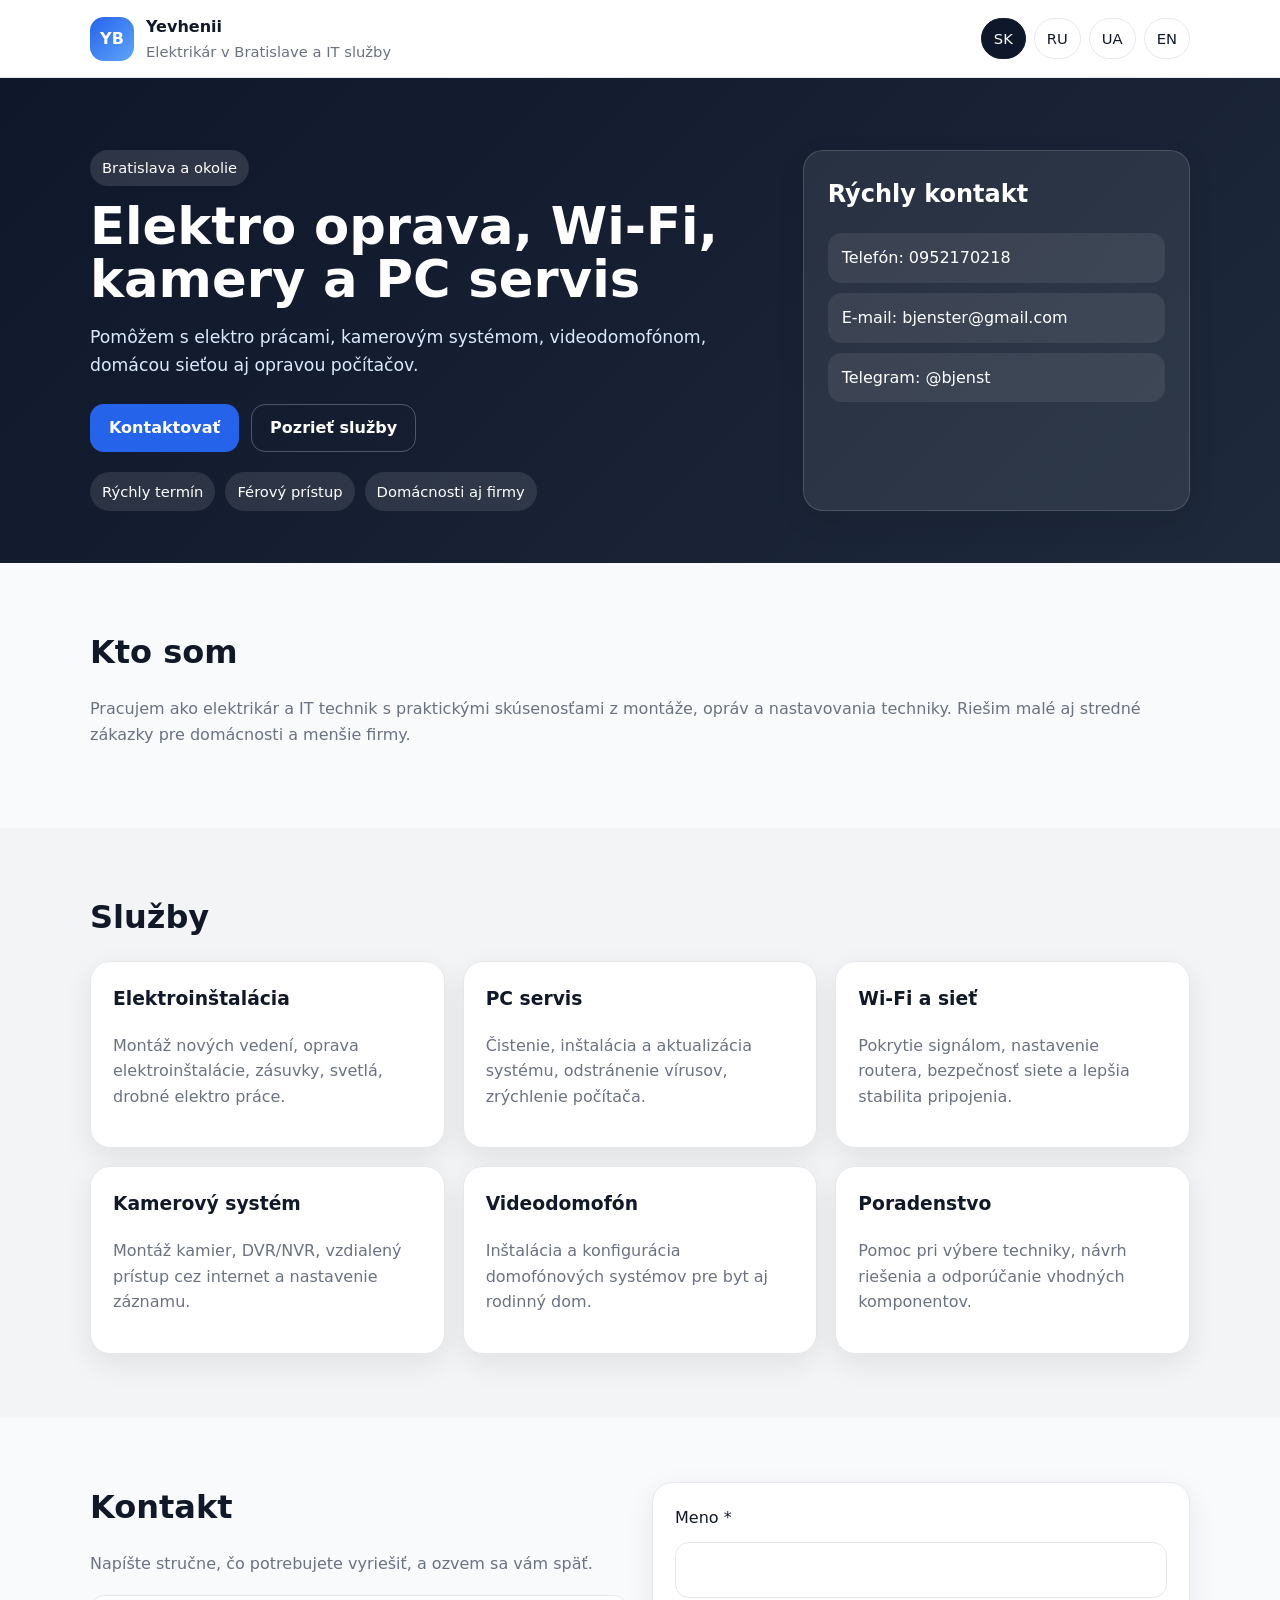
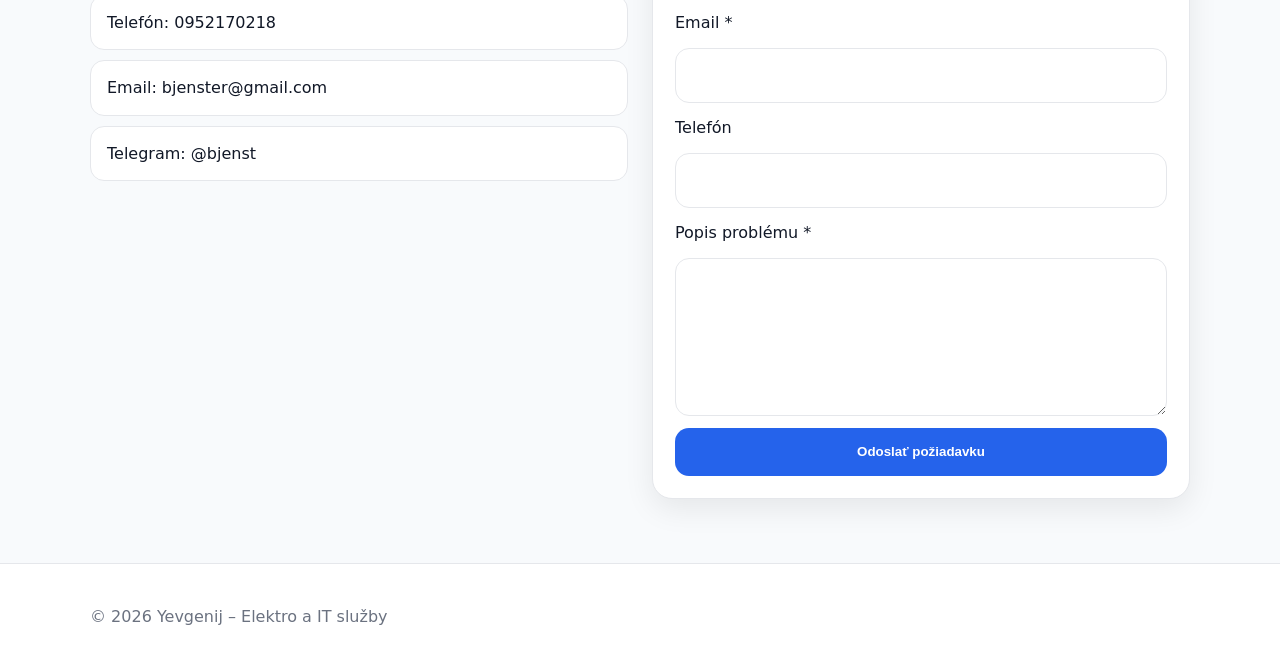
<file: index.html>
<!DOCTYPE html>
<html lang="sk">
<head>
  <meta charset="utf-8" />
  <meta name="viewport" content="width=device-width, initial-scale=1" />
  <title>Elektrikár v Bratislave | Elektro, Wi-Fi, kamery</title>
  <meta name="description" content="Elektrikár a IT technik v Bratislave a okolí. Elektroinštalácie, Wi-Fi siete, kamerové systémy, videovrátniky a servis počítačov." />
  <link rel="canonical" href="https://yevgeniyboykov.github.io/evgeniy-services/" />
  <link rel="alternate" hreflang="sk" href="https://yevgeniyboykov.github.io/evgeniy-services/" />
  <link rel="alternate" hreflang="ru" href="https://yevgeniyboykov.github.io/evgeniy-services/ru.html" />
  <link rel="alternate" hreflang="uk" href="https://yevgeniyboykov.github.io/evgeniy-services/uk.html" />
  <link rel="alternate" hreflang="en" href="https://yevgeniyboykov.github.io/evgeniy-services/en.html" />
  <link rel="stylesheet" href="style.css" />
</head>
<body>

<header class="topbar">
  <div class="container topbar-inner">
    <div class="brand">
      <div class="brand-badge">YB</div>
      <div>
        <strong>Yevhenii</strong>
        <span>Elektrikár v Bratislave a IT služby</span>
      </div>
    </div>

    <nav class="lang-selector">
      <a class="current-lang" href="./">SK</a>
      <a href="ru.html">RU</a>
      <a href="uk.html">UA</a>
      <a href="en.html">EN</a>
    </nav>
  </div>
</header>

<main>
  <section class="hero">
    <div class="container hero-grid">
      <div class="hero-text">
        <p class="eyebrow">Bratislava a okolie</p>
        <h1>Elektro oprava, Wi‑Fi, kamery a PC servis</h1>
        <p class="lead">
          Pomôžem s elektro prácami, kamerovým systémom, videodomofónom, domácou sieťou aj opravou počítačov.
        </p>

        <div class="hero-actions">
          <a class="btn btn-primary" href="#kontakt">Kontaktovať</a>
          <a class="btn btn-secondary" href="#sluzby">Pozrieť služby</a>
        </div>

        <div class="hero-points">
          <span>Rýchly termín</span>
          <span>Férový prístup</span>
          <span>Domácnosti aj firmy</span>
        </div>
      </div>

      
      <aside class="hero-card">
        <h2>Rýchly kontakt</h2>
        <a class="contact-link" href="tel:0952170218">
          Telefón: 0952170218
        </a>

        <a class="contact-link" href="mailto:bjenster@gmail.com">
          E-mail: bjenster@gmail.com
        </a>

        <a class="contact-link"
          href="https://t.me/bjenst"
          target="_blank"
          rel="noopener">
          Telegram: @bjenst
        </a>
      </aside>
    </div>
  </section>

  <section class="section" id="o-mne">
    <div class="container">
      <h2>Kto som</h2>
      <p>
        Pracujem ako elektrikár a IT technik s praktickými skúsenosťami z montáže, opráv a nastavovania techniky.
        Riešim malé aj stredné zákazky pre domácnosti a menšie firmy.
      </p>
    </div>
  </section>

  <section class="section alt" id="sluzby">
    <div class="container">
      <h2>Služby</h2>
      <div class="cards">
        <article class="card">
          <h3>Elektroinštalácia</h3>
          <p>Montáž nových vedení, oprava elektroinštalácie, zásuvky, svetlá, drobné elektro práce.</p>
        </article>
        <article class="card">
          <h3>PC servis</h3>
          <p>Čistenie, inštalácia a aktualizácia systému, odstránenie vírusov, zrýchlenie počítača.</p>
        </article>
        <article class="card">
          <h3>Wi‑Fi a sieť</h3>
          <p>Pokrytie signálom, nastavenie routera, bezpečnosť siete a lepšia stabilita pripojenia.</p>
        </article>
        <article class="card">
          <h3>Kamerový systém</h3>
          <p>Montáž kamier, DVR/NVR, vzdialený prístup cez internet a nastavenie záznamu.</p>
        </article>
        <article class="card">
          <h3>Videodomofón</h3>
          <p>Inštalácia a konfigurácia domofónových systémov pre byt aj rodinný dom.</p>
        </article>
        <article class="card">
          <h3>Poradenstvo</h3>
          <p>Pomoc pri výbere techniky, návrh riešenia a odporúčanie vhodných komponentov.</p>
        </article>
      </div>
    </div>
  </section>

  <section class="section" id="kontakt">
    <div class="container contact-grid">
      <div>
        <h2>Kontakt</h2>
        <p>Napíšte stručne, čo potrebujete vyriešiť, a ozvem sa vám späť.</p>
        <div class="contact-list">
          <a href="tel:0952170218">Telefón: 0952170218</a>
          <a href="mailto:bjenster@gmail.com">Email: bjenster@gmail.com</a>
          <a href="https://t.me/bjenst" target="_blank" rel="noopener">Telegram: @bjenst</a>
        </div>
      </div>



<form class="contact-form" action="https://formsubmit.co/bjenster@gmail.com" method="POST">
        <input type="hidden" name="_subject" value="Nová požiadavka zo stránky Yevgenij" />
        <input type="hidden" name="_next" value="https://yevgeniyboykov.github.io/evgeniy-services/thanks.html" />
        <input type="hidden" name="_url" value="https://yevgeniyboykov.github.io/evgeniy-services/" />

        <label for="name_sk">Meno *</label>
        <input type="text" id="name_sk" name="name" required />

        <label for="email_sk">Email *</label>
        <input type="email" id="email_sk" name="email" required />

        <label for="phone_sk">Telefón</label>
        <input type="text" id="phone_sk" name="phone" />

        <label for="message_sk">Popis problému *</label>
        <textarea id="message_sk" name="message" rows="5" required></textarea>

        <button type="submit" class="btn btn-primary full">Odoslať požiadavku</button>
      </form>
    </div>
  </section>
</main>

<footer class="footer">
  <div class="container">
    <p>© 2026 Yevgenij – Elektro a IT služby</p>
  </div>
</footer>

</body>
</html>
</file>
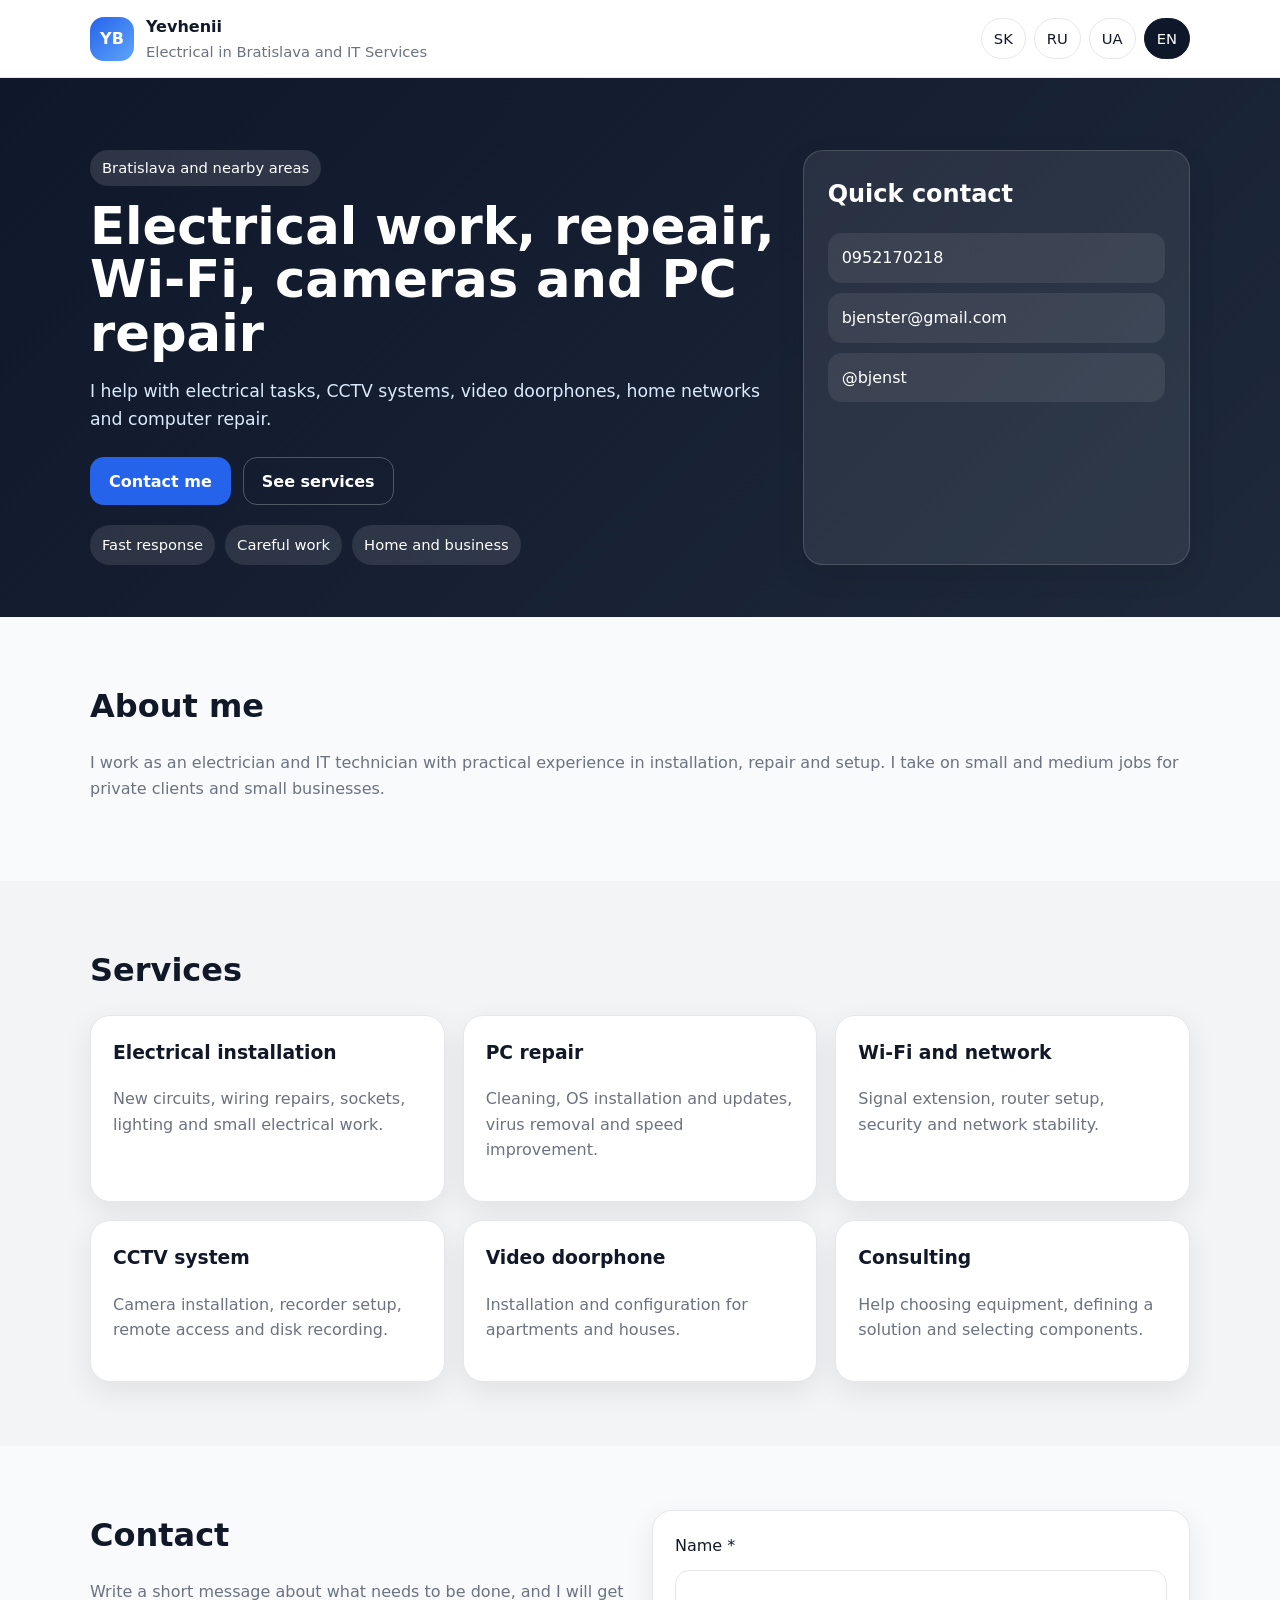
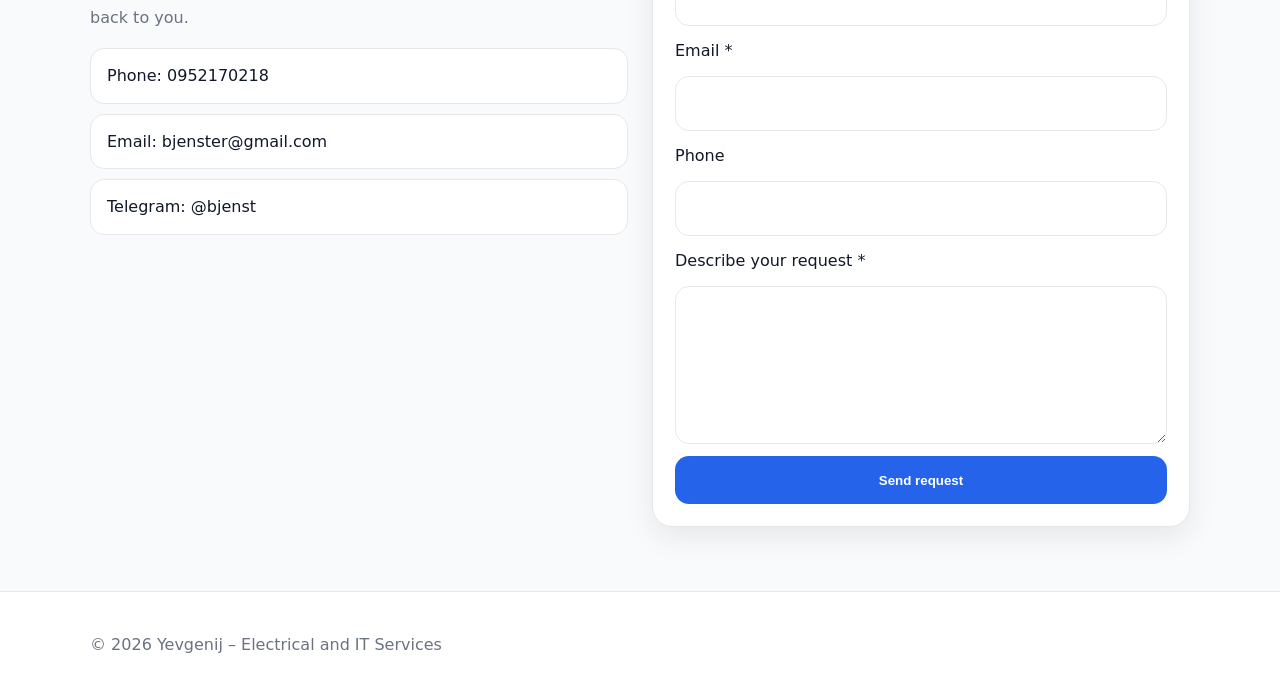
<file: en.html>
<!DOCTYPE html>
<html lang="en">
<head>
  <meta charset="utf-8" />
  <meta name="viewport" content="width=device-width, initial-scale=1" />
  <title>Electrical in Bratislava and IT Services</title>
  <meta name="description" content="Installation of CCTV cameras, Wi‑Fi networks, PC repair and electrical installations in Bratislava and surroundings." />
  <link rel="canonical" href="https://yevgeniyboykov.github.io/evgeniy-services/en.html" />
  <link rel="alternate" hreflang="sk" href="https://yevgeniyboykov.github.io/evgeniy-services/" />
  <link rel="alternate" hreflang="ru" href="https://yevgeniyboykov.github.io/evgeniy-services/ru.html" />
  <link rel="alternate" hreflang="uk" href="https://yevgeniyboykov.github.io/evgeniy-services/uk.html" />
  <link rel="alternate" hreflang="en" href="https://yevgeniyboykov.github.io/evgeniy-services/en.html" />
  <link rel="stylesheet" href="style.css" />
</head>
<body>
<header class="topbar">
  <div class="container topbar-inner">
    <div class="brand">
      <div class="brand-badge">YB</div>
      <div>
        <strong>Yevhenii</strong>
        <span>Electrical in Bratislava and IT Services</span>
      </div>
    </div>
    <nav class="lang-selector">
      <a href="./">SK</a>
      <a href="ru.html">RU</a>
      <a href="uk.html">UA</a>
      <a class="current-lang" href="en.html">EN</a>
    </nav>
  </div>
</header>
<main>
  <section class="hero">
    <div class="container hero-grid">
      <div class="hero-text">
        <p class="eyebrow">Bratislava and nearby areas</p>
        <h1>Electrical work, repeair, Wi‑Fi, cameras and PC repair</h1>
        <p class="lead">I help with electrical tasks, CCTV systems, video doorphones, home networks and computer repair.</p>
        <div class="hero-actions">
          <a class="btn btn-primary" href="#contact">Contact me</a>
          <a class="btn btn-secondary" href="#services">See services</a>
        </div>
        <div class="hero-points">
          <span>Fast response</span><span>Careful work</span><span>Home and business</span>
        </div>
      </div>
      <aside class="hero-card">
        <h2>Quick contact</h2>
        <a class="contact-link" href="tel:0952170218">0952170218</a>
        <a class="contact-link" href="mailto:bjenster@gmail.com">bjenster@gmail.com</a>
        <a class="contact-link" href="https://t.me/bjenst" target="_blank" rel="noopener">@bjenst</a>
      </aside>
    </div>
  </section>

  <section class="section">
    <div class="container">
      <h2>About me</h2>
      <p>I work as an electrician and IT technician with practical experience in installation, repair and setup. I take on small and medium jobs for private clients and small businesses.</p>
    </div>
  </section>

  <section class="section alt" id="services">
    <div class="container">
      <h2>Services</h2>
      <div class="cards">
        <article class="card"><h3>Electrical installation</h3><p>New circuits, wiring repairs, sockets, lighting and small electrical work.</p></article>
        <article class="card"><h3>PC repair</h3><p>Cleaning, OS installation and updates, virus removal and speed improvement.</p></article>
        <article class="card"><h3>Wi‑Fi and network</h3><p>Signal extension, router setup, security and network stability.</p></article>
        <article class="card"><h3>CCTV system</h3><p>Camera installation, recorder setup, remote access and disk recording.</p></article>
        <article class="card"><h3>Video doorphone</h3><p>Installation and configuration for apartments and houses.</p></article>
        <article class="card"><h3>Consulting</h3><p>Help choosing equipment, defining a solution and selecting components.</p></article>
      </div>
    </div>
  </section>

  <section class="section" id="contact">
    <div class="container contact-grid">
      <div>
        <h2>Contact</h2>
        <p>Write a short message about what needs to be done, and I will get back to you.</p>
        <div class="contact-list">
          <a href="tel:0952170218">Phone: 0952170218</a>
          <a href="mailto:bjenster@gmail.com">Email: bjenster@gmail.com</a>
          <a href="https://t.me/bjenst" target="_blank" rel="noopener">Telegram: @bjenst</a>
        </div>
      </div>

      <form class="contact-form" action="https://formsubmit.co/bjenster@gmail.com" method="POST">
        <input type="hidden" name="_subject" value="New request from Yevgenij's website" />
        <input type="hidden" name="_next" value="https://YevgeniyBoykov.github.io/evgeniy-services/thanks.html" />
        <label for="name_en">Name *</label>
        <input type="text" id="name_en" name="name" required />
        <label for="email_en">Email *</label>
        <input type="email" id="email_en" name="email" required />
        <label for="phone_en">Phone</label>
        <input type="text" id="phone_en" name="phone" />
        <label for="message_en">Describe your request *</label>
        <textarea id="message_en" name="message" rows="5" required></textarea>
        <button type="submit" class="btn btn-primary full">Send request</button>
      </form>
    </div>
  </section>
</main>
<footer class="footer"><div class="container"><p>© 2026 Yevgenij – Electrical and IT Services</p></div></footer>
</body>
</html>
</file>
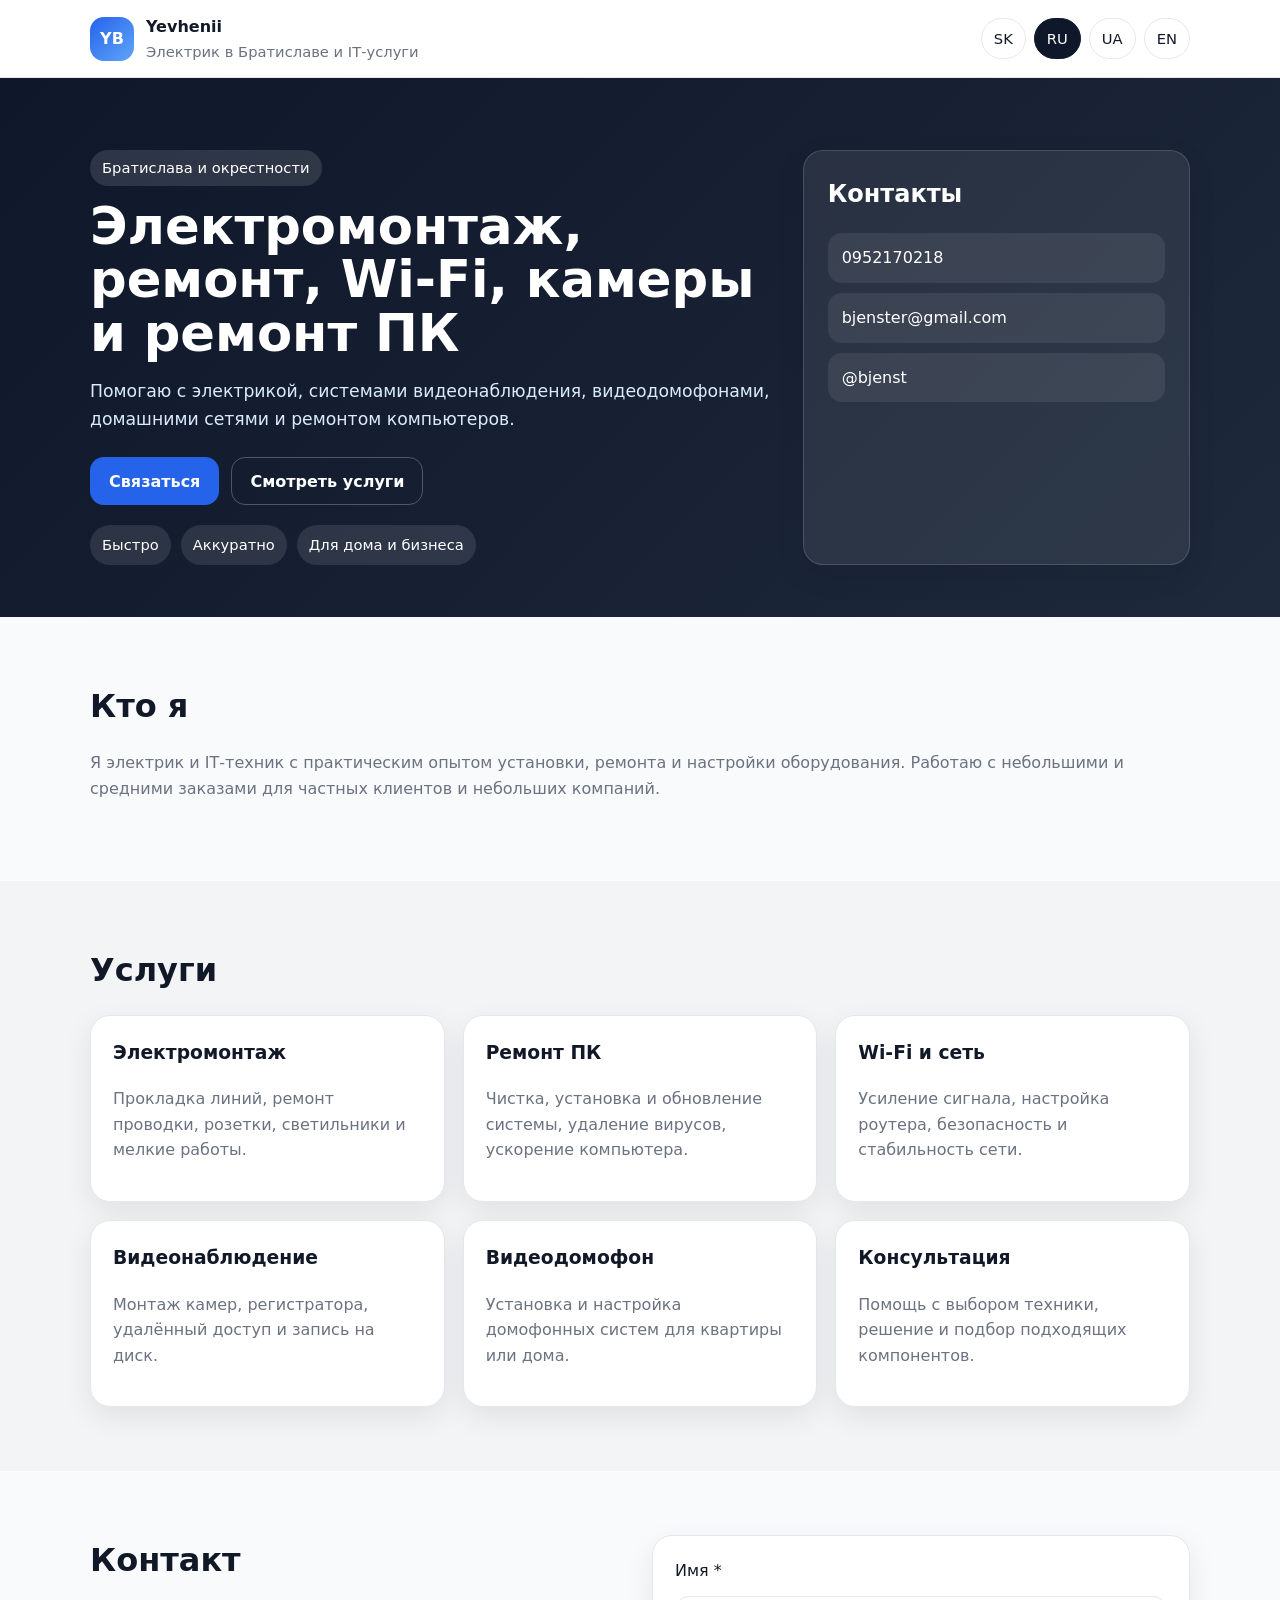
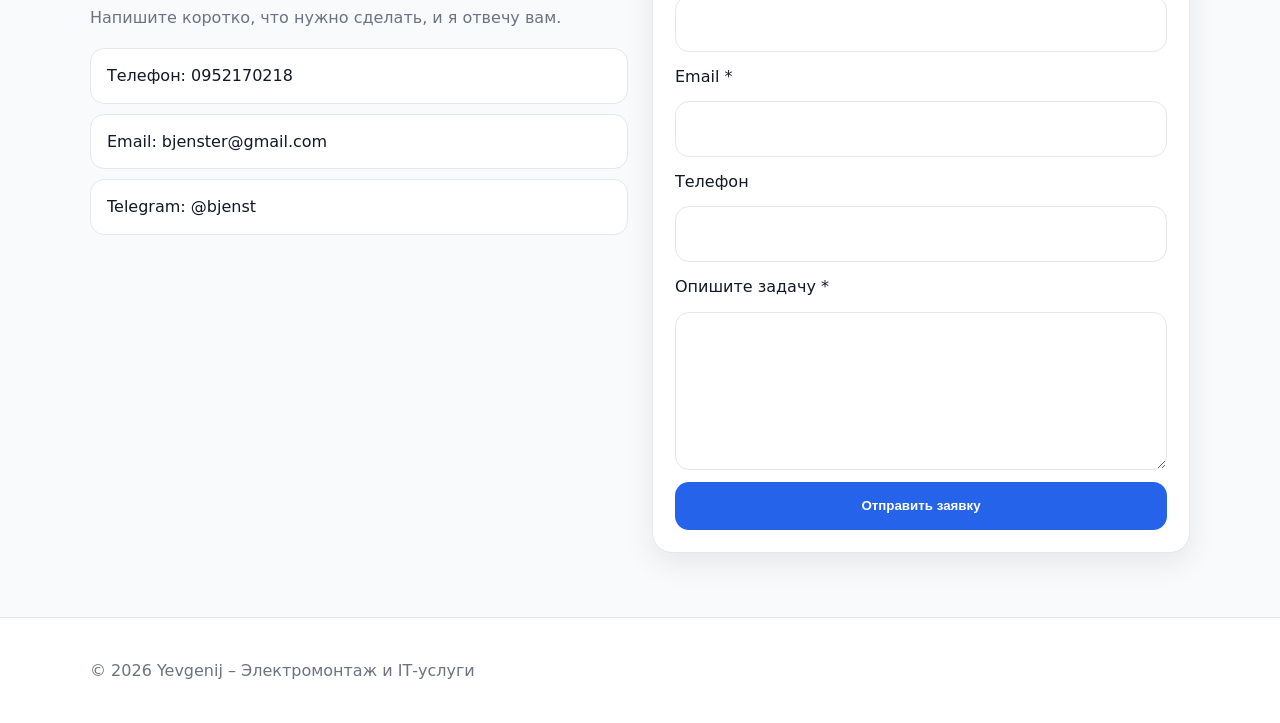
<file: ru.html>
<!DOCTYPE html>
<html lang="ru">
<head>
  <meta charset="utf-8" />
  <meta name="viewport" content="width=device-width, initial-scale=1" />
  <title>Электрик в Братиславе и IT‑услуги</title>
  <meta name="description" content="Установка камер видеонаблюдения, Wi‑Fi сетей, ремонт ПК и электромонтаж в Братиславе и окрестностях." />
  <link rel="canonical" href="https://yevgeniyboykov.github.io/evgeniy-services/ru.html" />
  <link rel="alternate" hreflang="sk" href="https://yevgeniyboykov.github.io/evgeniy-services/" />
  <link rel="alternate" hreflang="ru" href="https://yevgeniyboykov.github.io/evgeniy-services/ru.html" />
  <link rel="alternate" hreflang="uk" href="https://yevgeniyboykov.github.io/evgeniy-services/uk.html" />
  <link rel="alternate" hreflang="en" href="https://yevgeniyboykov.github.io/evgeniy-services/en.html" />
  <link rel="stylesheet" href="style.css" />
</head>
<body>
<header class="topbar">
  <div class="container topbar-inner">
    <div class="brand">
      <div class="brand-badge">YB</div>
      <div>
        <strong>Yevhenii</strong>
        <span>Электрик в Братиславе и IT‑услуги</span>
      </div>
    </div>
    <nav class="lang-selector">
      <a href="./">SK</a>
      <a class="current-lang" href="ru.html">RU</a>
      <a href="uk.html">UA</a>
      <a href="en.html">EN</a>
    </nav>
  </div>
</header>
<main>
  <section class="hero">
    <div class="container hero-grid">
      <div class="hero-text">
        <p class="eyebrow">Братислава и окрестности</p>
        <h1>Электромонтаж, ремонт, Wi‑Fi, камеры и ремонт ПК</h1>
        <p class="lead">Помогаю с электрикой, системами видеонаблюдения, видеодомофонами, домашними сетями и ремонтом компьютеров.</p>
        <div class="hero-actions">
          <a class="btn btn-primary" href="#kontakt">Связаться</a>
          <a class="btn btn-secondary" href="#uslugi">Смотреть услуги</a>
        </div>
        <div class="hero-points">
          <span>Быстро</span><span>Аккуратно</span><span>Для дома и бизнеса</span>
        </div>
      </div>
      <aside class="hero-card">
        <h2>Контакты</h2>
        <a class="contact-link" href="tel:0952170218">0952170218</a>
        <a class="contact-link" href="mailto:bjenster@gmail.com">bjenster@gmail.com</a>
        <a class="contact-link" href="https://t.me/bjenst" target="_blank" rel="noopener">@bjenst</a>
      </aside>
    </div>
  </section>

  <section class="section">
    <div class="container">
      <h2>Кто я</h2>
      <p>Я электрик и IT‑техник с практическим опытом установки, ремонта и настройки оборудования. Работаю с небольшими и средними заказами для частных клиентов и небольших компаний.</p>
    </div>
  </section>

  <section class="section alt" id="uslugi">
    <div class="container">
      <h2>Услуги</h2>
      <div class="cards">
        <article class="card"><h3>Электромонтаж</h3><p>Прокладка линий, ремонт проводки, розетки, светильники и мелкие работы.</p></article>
        <article class="card"><h3>Ремонт ПК</h3><p>Чистка, установка и обновление системы, удаление вирусов, ускорение компьютера.</p></article>
        <article class="card"><h3>Wi‑Fi и сеть</h3><p>Усиление сигнала, настройка роутера, безопасность и стабильность сети.</p></article>
        <article class="card"><h3>Видеонаблюдение</h3><p>Монтаж камер, регистратора, удалённый доступ и запись на диск.</p></article>
        <article class="card"><h3>Видеодомофон</h3><p>Установка и настройка домофонных систем для квартиры или дома.</p></article>
        <article class="card"><h3>Консультация</h3><p>Помощь с выбором техники, решение и подбор подходящих компонентов.</p></article>
      </div>
    </div>
  </section>

  <section class="section" id="kontakt">
    <div class="container contact-grid">
      <div>
        <h2>Контакт</h2>
        <p>Напишите коротко, что нужно сделать, и я отвечу вам.</p>
        <div class="contact-list">
          <a href="tel:0952170218">Телефон: 0952170218</a>
          <a href="mailto:bjenster@gmail.com">Email: bjenster@gmail.com</a>
          <a href="https://t.me/bjenst" target="_blank" rel="noopener">Telegram: @bjenst</a>
        </div>
      </div>

      <form class="contact-form" action="https://formsubmit.co/bjenster@gmail.com" method="POST">
        <input type="hidden" name="_subject" value="Новая заявка с сайта Yevgenij" />
        <input type="hidden" name="_next" value="https://YevgeniyBoykov.github.io/evgeniy-services/thanks.html" />
        <label for="name_ru">Имя *</label>
        <input type="text" id="name_ru" name="name" required />
        <label for="email_ru">Email *</label>
        <input type="email" id="email_ru" name="email" required />
        <label for="phone_ru">Телефон</label>
        <input type="text" id="phone_ru" name="phone" />
        <label for="message_ru">Опишите задачу *</label>
        <textarea id="message_ru" name="message" rows="5" required></textarea>
        <button type="submit" class="btn btn-primary full">Отправить заявку</button>
      </form>
    </div>
  </section>
</main>
<footer class="footer"><div class="container"><p>© 2026 Yevgenij – Электромонтаж и IT‑услуги</p></div></footer>
</body>
</html>
</file>
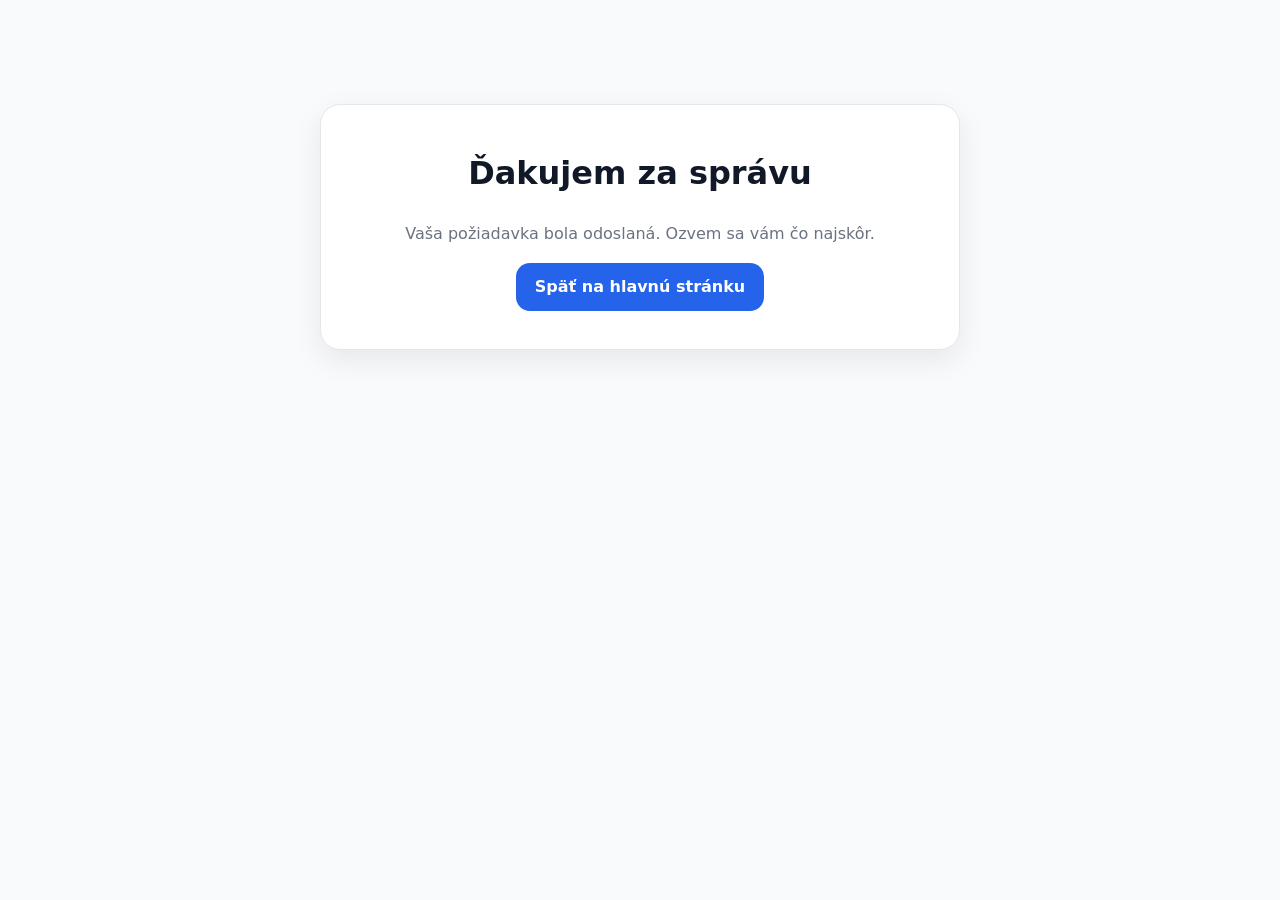
<file: thanks.html>
<!DOCTYPE html>
<html lang="sk">
<head>
  <meta charset="utf-8" />
  <meta name="viewport" content="width=device-width, initial-scale=1" />
  <title>Ďakujem</title>
  <link rel="stylesheet" href="style.css" />
</head>
<body>
  <main class="section">
    <div class="container">
      <div class="card" style="max-width:640px;margin:40px auto;text-align:center;">
        <h1>Ďakujem za správu</h1>
        <p>Vaša požiadavka bola odoslaná. Ozvem sa vám čo najskôr.</p>
        <p><a class="btn btn-primary" href="./">Späť na hlavnú stránku</a></p>
      </div>
    </div>
  </main>
</body>
</html>
</file>
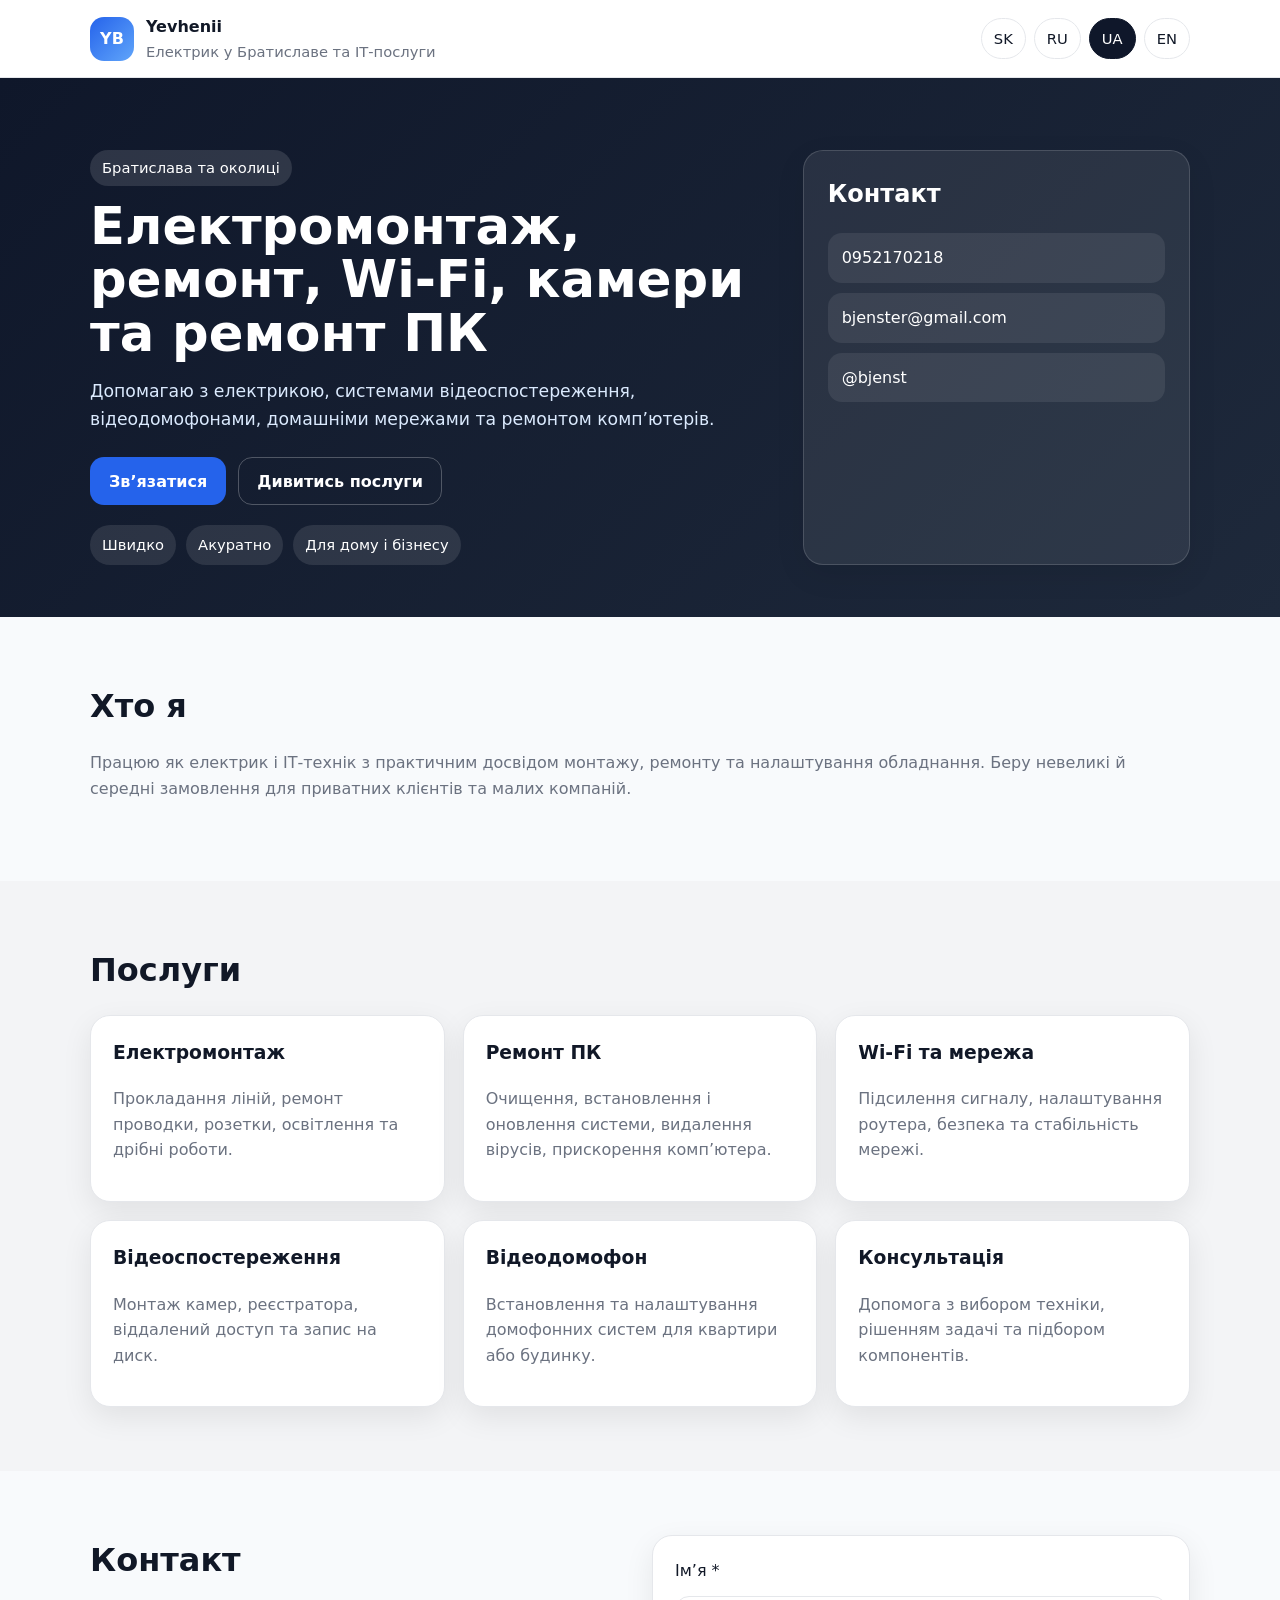
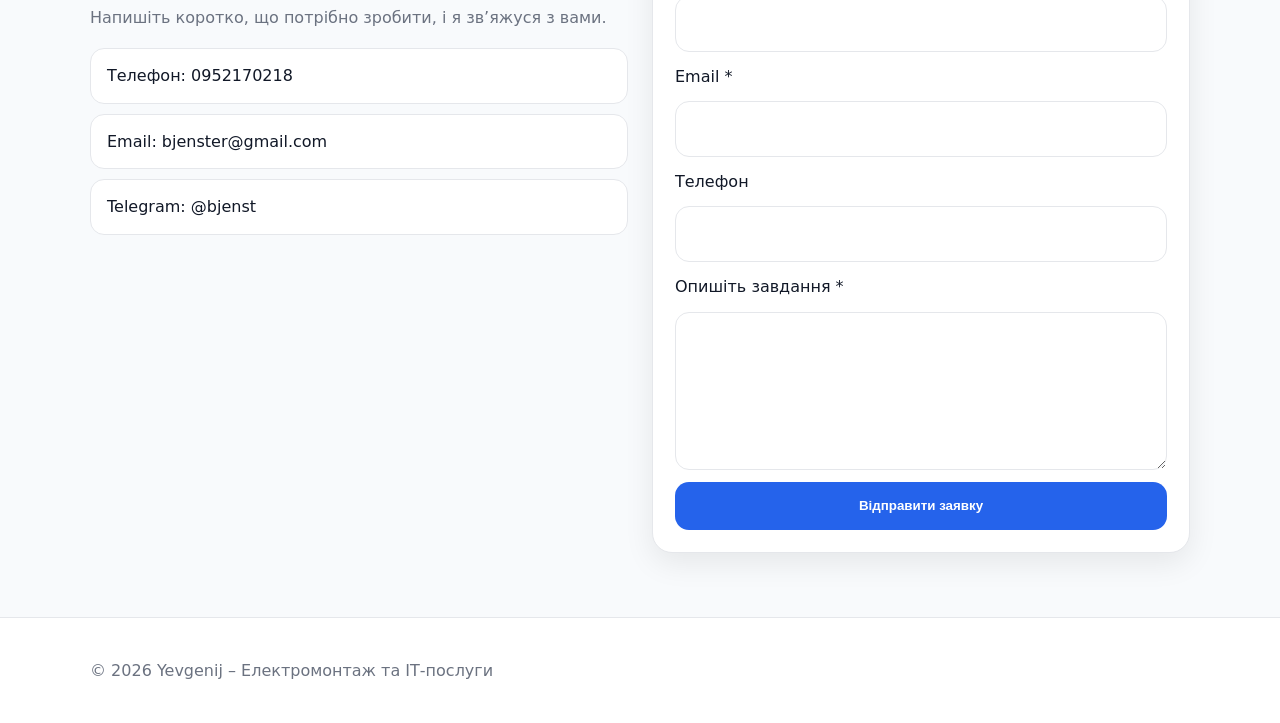
<file: uk.html>
<!DOCTYPE html>
<html lang="uk">
<head>
  <meta charset="utf-8" />
  <meta name="viewport" content="width=device-width, initial-scale=1" />
  <title>Електрик в Братиславе та IT‑послуги</title>
  <meta name="description" content="Встановлення камер відеоспостереження, Wi‑Fi мереж, ремонт ПК та електромонтаж у Братиславі та околицях." />
  <link rel="canonical" href="https://yevgeniyboykov.github.io/evgeniy-services/uk.html" />
  <link rel="alternate" hreflang="sk" href="https://yevgeniyboykov.github.io/evgeniy-services/" />
  <link rel="alternate" hreflang="ru" href="https://yevgeniyboykov.github.io/evgeniy-services/ru.html" />
  <link rel="alternate" hreflang="uk" href="https://yevgeniyboykov.github.io/evgeniy-services/uk.html" />
  <link rel="alternate" hreflang="en" href="https://yevgeniyboykov.github.io/evgeniy-services/en.html" />
  <link rel="stylesheet" href="style.css" />
</head>
<body>
<header class="topbar">
  <div class="container topbar-inner">
    <div class="brand">
      <div class="brand-badge">YB</div>
      <div>
        <strong>Yevhenii</strong>
        <span>Електрик у Братиславе та IT‑послуги</span>
      </div>
    </div>
    <nav class="lang-selector">
      <a href="./">SK</a>
      <a href="ru.html">RU</a>
      <a class="current-lang" href="uk.html">UA</a>
      <a href="en.html">EN</a>
    </nav>
  </div>
</header>
<main>
  <section class="hero">
    <div class="container hero-grid">
      <div class="hero-text">
        <p class="eyebrow">Братислава та околиці</p>
        <h1>Електромонтаж, ремонт, Wi‑Fi, камери та ремонт ПК</h1>
        <p class="lead">Допомагаю з електрикою, системами відеоспостереження, відеодомофонами, домашніми мережами та ремонтом комп’ютерів.</p>
        <div class="hero-actions">
          <a class="btn btn-primary" href="#kontakt">Зв’язатися</a>
          <a class="btn btn-secondary" href="#poslugi">Дивитись послуги</a>
        </div>
        <div class="hero-points">
          <span>Швидко</span><span>Акуратно</span><span>Для дому і бізнесу</span>
        </div>
      </div>
      <aside class="hero-card">
        <h2>Контакт</h2>
        <a class="contact-link" href="tel:0952170218">0952170218</a>
        <a class="contact-link" href="mailto:bjenster@gmail.com">bjenster@gmail.com</a>
        <a class="contact-link" href="https://t.me/bjenst" target="_blank" rel="noopener">@bjenst</a>
      </aside>
    </div>
  </section>

  <section class="section">
    <div class="container">
      <h2>Хто я</h2>
      <p>Працюю як електрик і IT‑технік з практичним досвідом монтажу, ремонту та налаштування обладнання. Беру невеликі й середні замовлення для приватних клієнтів та малих компаній.</p>
    </div>
  </section>

  <section class="section alt" id="poslugi">
    <div class="container">
      <h2>Послуги</h2>
      <div class="cards">
        <article class="card"><h3>Електромонтаж</h3><p>Прокладання ліній, ремонт проводки, розетки, освітлення та дрібні роботи.</p></article>
        <article class="card"><h3>Ремонт ПК</h3><p>Очищення, встановлення і оновлення системи, видалення вірусів, прискорення комп’ютера.</p></article>
        <article class="card"><h3>Wi‑Fi та мережа</h3><p>Підсилення сигналу, налаштування роутера, безпека та стабільність мережі.</p></article>
        <article class="card"><h3>Відеоспостереження</h3><p>Монтаж камер, реєстратора, віддалений доступ та запис на диск.</p></article>
        <article class="card"><h3>Відеодомофон</h3><p>Встановлення та налаштування домофонних систем для квартири або будинку.</p></article>
        <article class="card"><h3>Консультація</h3><p>Допомога з вибором техніки, рішенням задачі та підбором компонентів.</p></article>
      </div>
    </div>
  </section>

  <section class="section" id="kontakt">
    <div class="container contact-grid">
      <div>
        <h2>Контакт</h2>
        <p>Напишіть коротко, що потрібно зробити, і я зв’яжуся з вами.</p>
        <div class="contact-list">
          <a href="tel:0952170218">Телефон: 0952170218</a>
          <a href="mailto:bjenster@gmail.com">Email: bjenster@gmail.com</a>
          <a href="https://t.me/bjenst" target="_blank" rel="noopener">Telegram: @bjenst</a>
        </div>
      </div>

      <form class="contact-form" action="https://formsubmit.co/bjenster@gmail.com" method="POST">
        <input type="hidden" name="_subject" value="Нова заявка з сайту Yevgenij" />
        <input type="hidden" name="_next" value="https://YevgeniyBoykov.github.io/evgeniy-services/thanks.html" />
        <label for="name_uk">Ім’я *</label>
        <input type="text" id="name_uk" name="name" required />
        <label for="email_uk">Email *</label>
        <input type="email" id="email_uk" name="email" required />
        <label for="phone_uk">Телефон</label>
        <input type="text" id="phone_uk" name="phone" />
        <label for="message_uk">Опишіть завдання *</label>
        <textarea id="message_uk" name="message" rows="5" required></textarea>
        <button type="submit" class="btn btn-primary full">Відправити заявку</button>
      </form>
    </div>
  </section>
</main>
<footer class="footer"><div class="container"><p>© 2026 Yevgenij – Електромонтаж та IT‑послуги</p></div></footer>
</body>
</html>
</file>
<file: style.css>
:root{
  --bg:#0f172a;
  --bg2:#111827;
  --card:#ffffff;
  --text:#111827;
  --muted:#6b7280;
  --line:#e5e7eb;
  --accent:#2563eb;
  --accent2:#1d4ed8;
  --soft:#f3f4f6;
  --shadow:0 10px 30px rgba(0,0,0,.08);
  --radius:20px;
}

*{box-sizing:border-box}
html{scroll-behavior:smooth}
body{
  margin:0;
  font-family:system-ui,-apple-system,Segoe UI,Roboto,Arial,sans-serif;
  color:var(--text);
  background:#f8fafc;
  line-height:1.6;
}

a{color:inherit;text-decoration:none}
.container{width:min(1100px,calc(100% - 32px));margin:0 auto}

.topbar{
  position:sticky;
  top:0;
  z-index:20;
  background:rgba(255,255,255,.9);
  backdrop-filter:blur(10px);
  border-bottom:1px solid var(--line);
}
.topbar-inner{
  display:flex;
  align-items:center;
  justify-content:space-between;
  gap:16px;
  padding:14px 0;
}
.brand{
  display:flex;
  align-items:center;
  gap:12px;
}
.brand-badge{
  width:44px;height:44px;border-radius:14px;
  display:grid;place-items:center;
  background:linear-gradient(135deg,var(--accent),#60a5fa);
  color:#fff;font-weight:700;
}
.brand strong{display:block}
.brand span{display:block;font-size:.92rem;color:var(--muted)}

.lang-selector{
  display:flex;
  gap:8px;
  flex-wrap:wrap;
}
.lang-selector a{
  padding:8px 12px;
  border:1px solid var(--line);
  border-radius:999px;
  background:#fff;
  font-size:.92rem;
}
.lang-selector .current-lang{
  background:var(--bg);
  color:#fff;
  border-color:var(--bg);
}

.hero{
  background:linear-gradient(135deg,var(--bg),#1e293b);
  color:#fff;
  padding:72px 0 52px;
}
.hero-grid{
  display:grid;
  grid-template-columns:1.6fr .9fr;
  gap:24px;
  align-items:stretch;
}
.eyebrow{
  display:inline-block;
  padding:6px 12px;
  border-radius:999px;
  background:rgba(255,255,255,.12);
  margin:0 0 14px;
  font-size:.92rem;
}
.hero h1{
  margin:0 0 14px;
  font-size:clamp(2rem,4vw,3.6rem);
  line-height:1.05;
}
.lead{
  font-size:1.08rem;
  color:#dbeafe;
  max-width:62ch;
}
.hero-actions{
  display:flex;
  gap:12px;
  flex-wrap:wrap;
  margin:24px 0 20px;
}
.btn{
  display:inline-flex;
  align-items:center;
  justify-content:center;
  min-height:48px;
  padding:0 18px;
  border-radius:14px;
  font-weight:600;
  border:1px solid transparent;
}
.btn-primary{background:var(--accent);color:#fff}
.btn-primary:hover{background:var(--accent2)}
.btn-secondary{background:transparent;border-color:rgba(255,255,255,.25);color:#fff}
.hero-points{
  display:flex;
  gap:10px;
  flex-wrap:wrap;
}
.hero-points span{
  background:rgba(255,255,255,.1);
  padding:8px 12px;
  border-radius:999px;
  font-size:.92rem;
}

.hero-card{
  background:rgba(255,255,255,.08);
  border:1px solid rgba(255,255,255,.15);
  border-radius:var(--radius);
  padding:24px;
  box-shadow:var(--shadow);
}
.hero-card h2{margin-top:0}
.contact-link{
  display:block;
  padding:12px 14px;
  margin:10px 0;
  border-radius:14px;
  background:rgba(255,255,255,.08);
}

.section{padding:64px 0}
.section.alt{background:var(--soft)}
.section h2{
  margin:0 0 18px;
  font-size:clamp(1.5rem,2.5vw,2.2rem);
}
.section p{color:var(--muted)}

.cards{
  display:grid;
  grid-template-columns:repeat(3,1fr);
  gap:18px;
}
.card{
  background:#fff;
  border:1px solid var(--line);
  border-radius:var(--radius);
  padding:22px;
  box-shadow:var(--shadow);
}
.card h3{margin-top:0}

.contact-grid{
  display:grid;
  grid-template-columns:1fr 1fr;
  gap:24px;
  align-items:start;
}
.contact-list{
  display:grid;
  gap:10px;
  margin-top:18px;
}
.contact-list a{
  padding:14px 16px;
  border:1px solid var(--line);
  border-radius:14px;
  background:#fff;
}

.contact-form{
  background:#fff;
  border:1px solid var(--line);
  border-radius:var(--radius);
  padding:22px;
  box-shadow:var(--shadow);
  display:grid;
  gap:12px;
}
.contact-form input,
.contact-form textarea{
  width:100%;
  padding:14px 16px;
  border:1px solid var(--line);
  border-radius:14px;
  font:inherit;
  background:#fff;
}
.full{width:100%}

.footer{
  border-top:1px solid var(--line);
  padding:24px 0;
  background:#fff;
  color:var(--muted);
}

@media (max-width: 900px){
  .hero-grid,
  .contact-grid,
  .cards{
    grid-template-columns:1fr;
  }
}
</file>
